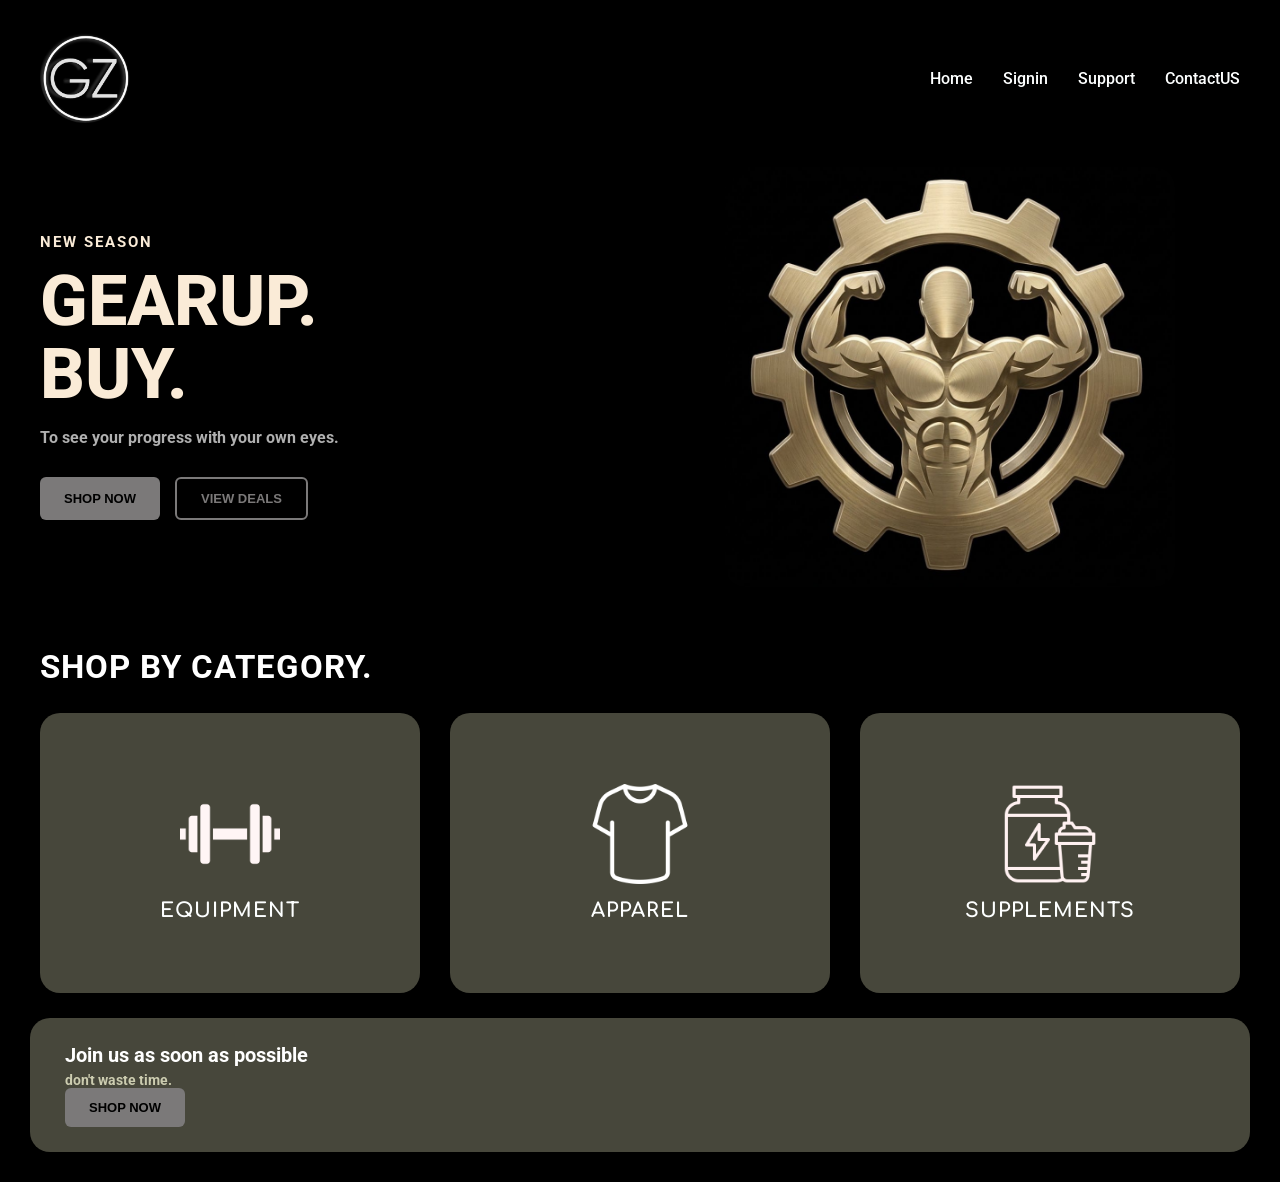
<file: index.html>
<!DOCTYPE html>
<html lang="en">
<head>
    <meta charset="UTF-8">
    <meta name="viewport" content="width=device-width, initial-scale=1.0">
    <title>GYM ZOON</title>
    <link rel="stylesheet" href="test.css">
    <link rel="preconnect" href="https://fonts.googleapis.com">
    <link rel="preconnect" href="https://fonts.gstatic.com" crossorigin>
    <link href="https://fonts.googleapis.com/css2?family=Comfortaa:wght@700&family=Roboto:wght@400;500;700;900&display=swap" rel="stylesheet">
</head>
<body>

    <!-- Header / Navbar -->
    <header class="navbar">
        <a href="index.html">
            <img id="logo" src="imges/WhatsApp Image 2026-10-14 at 19.54.22 oooooo.jpeg" alt="Logo">
        </a>
        <nav class="nav-links">
            <a href="index.html" class="hhy">Home</a>
            <a href="signin.html" class="hhy">Signin</a>
            <a href="conect.html" class="hhy">Support</a>
            <a href="conect.html" class="hhy1">ContactUS</a>
        </nav>
    </header>

    <!-- Hero Section -->
    <section class="hero-section">
        <div class="hero-content">
            <h6>NEW SEASON</h6>
            <div id="wwc">GEARUP.</div>
            <div id="ffg">BUY.</div>
            <h5>To see your progress with your own eyes.</h5>
            <div class="hero-btns">
                <button class="shop-btn" onclick="document.getElementById('ccf').scrollIntoView({ behavior: 'smooth' })">
                    SHOP NOW
                </button>
                <button class="deals-btn">VIEW DEALS</button>
            </div>
        </div>
        <div class="hero-image-box">
            <img src="imges/WhatsApp Image 2026-10-14 at 19.36.14 hhhhhhu.jpeg" alt="Gym Hero">
        </div>
    </section>

    <!-- Shop By Category Section -->
    <section class="categories-section" id="ccf">
        <h2>SHOP BY CATEGORY.</h2>
        <div class="cat-grid">
            <!-- Equipment Card -->
            <a href="index EQUIPMENT .html" class="cat-card" id="qq2">
                <img src="imges/dumbbell.png" id="nnu1" alt="Equipment">
                <p id="we3">EQUIPMENT</p>
            </a>

            <!-- Apparel Card -->
            <a href="wear.html" class="cat-card" id="qq1">
                <img src="imges/t-shirt.png" id="nnu2" alt="Apparel">
                <p id="we2">APPAREL</p>
            </a>

            <!-- Supplements Card -->
            <a href="index2.html" class="cat-card" id="qq0">
                <img src="imges/whey-protein.png" id="nnu3" alt="Supplements">
                <p id="we1">SUPPLEMENTS</p>
            </a>
        </div>
    </section>

    <!-- Join Us Section -->
    <section class="join-section" id="e4">
        <div class="join-box">
            <div class="join-text">
                <h4 class="tty">Join us as soon as possible</h4>
                <h4 class="tty1">don't waste time.</h4>
            </div>
            <button class="shop-btn2" onclick="document.getElementById('ccf').scrollIntoView({ behavior: 'smooth' })">
                SHOP NOW
            </button>
        </div>
    </section>

</body>
</html>
</file>
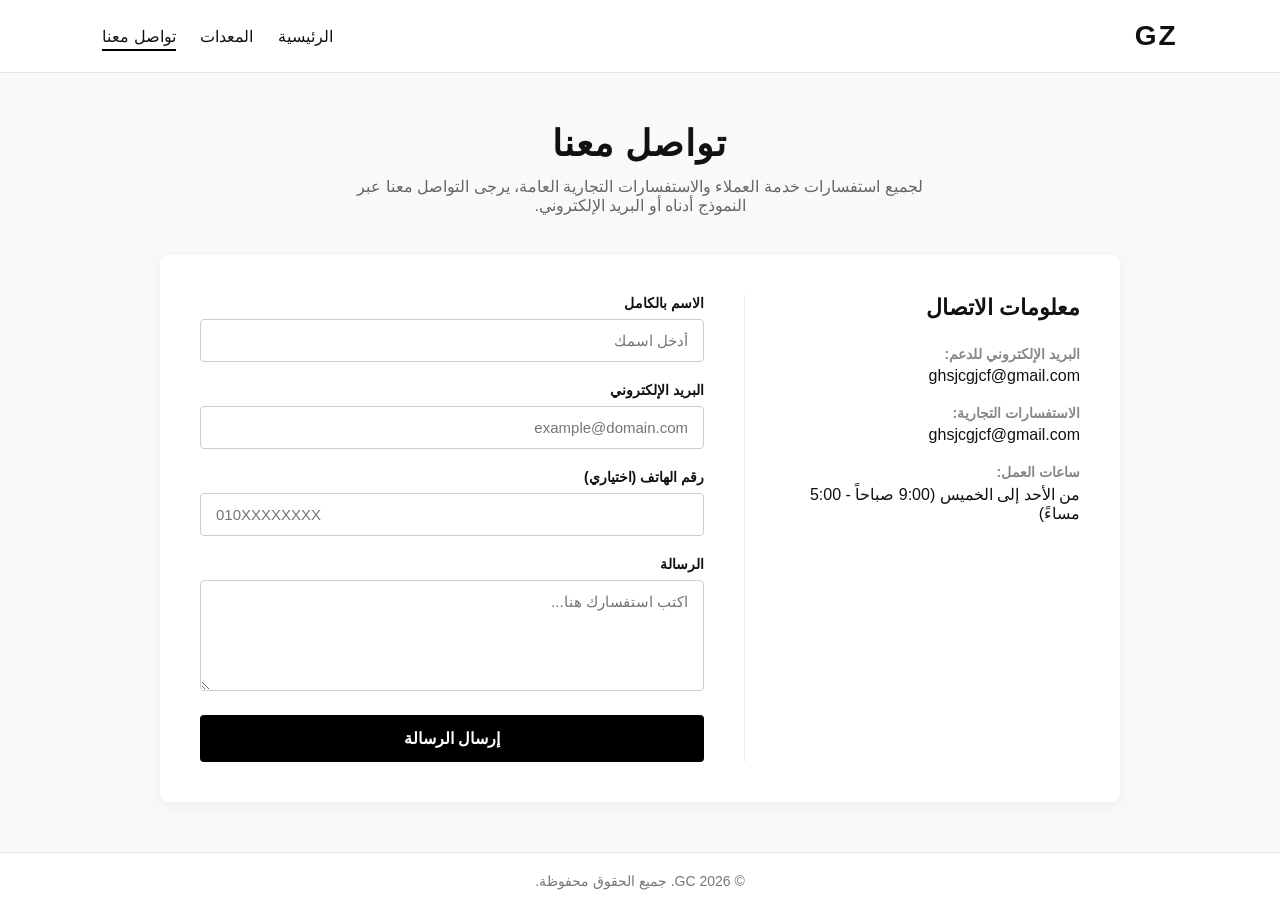
<file: conect.html>
<!DOCTYPE html>
<html lang="ar" dir="rtl">
<head>
  <meta charset="UTF-8">
  <meta name="viewport" content="width=device-width, initial-scale=1.0">
  <title>تواصل معنا - GZ</title>
  <link rel="stylesheet" href="conecy.css">
</head>
<body>

  <!-- الهيدر / الشريط العلوي -->
  <header class="navbar">
    <div class="logo">
      <a href="index.html">GZ</a>
    </div>
    <nav class="nav-links">
      <a href="index.html">الرئيسية</a>
      <a href="index EQUIPMENT .html">المعدات</a>
      <a href="contact.html" class="active">تواصل معنا</a>
    </nav>
  </header>

  <!-- الحاوية الرئيسية لصفحة الاتصال -->
  <main class="contact-container">
    
    <!-- قسم العنوان والوصف -->
    <section class="contact-header">
      <h1>تواصل معنا</h1>
      <p>لجميع استفسارات خدمة العملاء والاستفسارات التجارية العامة، يرجى التواصل معنا عبر النموذج أدناه أو البريد الإلكتروني.</p>
    </section>

    <div class="contact-content">
      
      <!-- معلومات التواصل -->
      <div class="contact-info">
        <h3>معلومات الاتصال</h3>
        
        <div class="info-item">
          <h4>البريد الإلكتروني للدعم:</h4>
          <p><a href="ghsjcgjcf@gmail.com">ghsjcgjcf@gmail.com</a></p>
        </div>

        <div class="info-item">
          <h4>الاستفسارات التجارية:</h4>
          <p><a href="ghsjcgjcf@gmail.com">ghsjcgjcf@gmail.com</a></p>
        </div>

        <div class="info-item">
          <h4>ساعات العمل:</h4>
          <p>من الأحد إلى الخميس (9:00 صباحاً - 5:00 مساءً)</p>
        </div>
      </div>

      <!-- نموذج إرسال الرسالة -->
      <form class="contact-form" action="#" method="POST">
        <div class="form-group">
          <label for="name">الاسم بالكامل</label>
          <input type="text" id="name" name="name" placeholder="أدخل اسمك" required>
        </div>

        <div class="form-group">
          <label for="email">البريد الإلكتروني</label>
          <input type="email" id="email" name="email" placeholder="example@domain.com" required>
        </div>

        <div class="form-group">
          <label for="phone">رقم الهاتف (اختياري)</label>
          <input type="tel" id="phone" name="phone" placeholder="010XXXXXXXX">
        </div>

        <div class="form-group">
          <label for="message">الرسالة</label>
          <textarea id="message" name="message" rows="5" placeholder="اكتب استفسارك هنا..." required></textarea>
        </div>

        <button type="submit" class="submit-btn">إرسال الرسالة</button>
      </form>

    </div>
  </main>

  <!-- الفوتر / أسفل الصفحة -->
  <footer>
    <p>&copy; 2026 GC. جميع الحقوق محفوظة.</p>
  </footer>

</body>
</html>
</file>
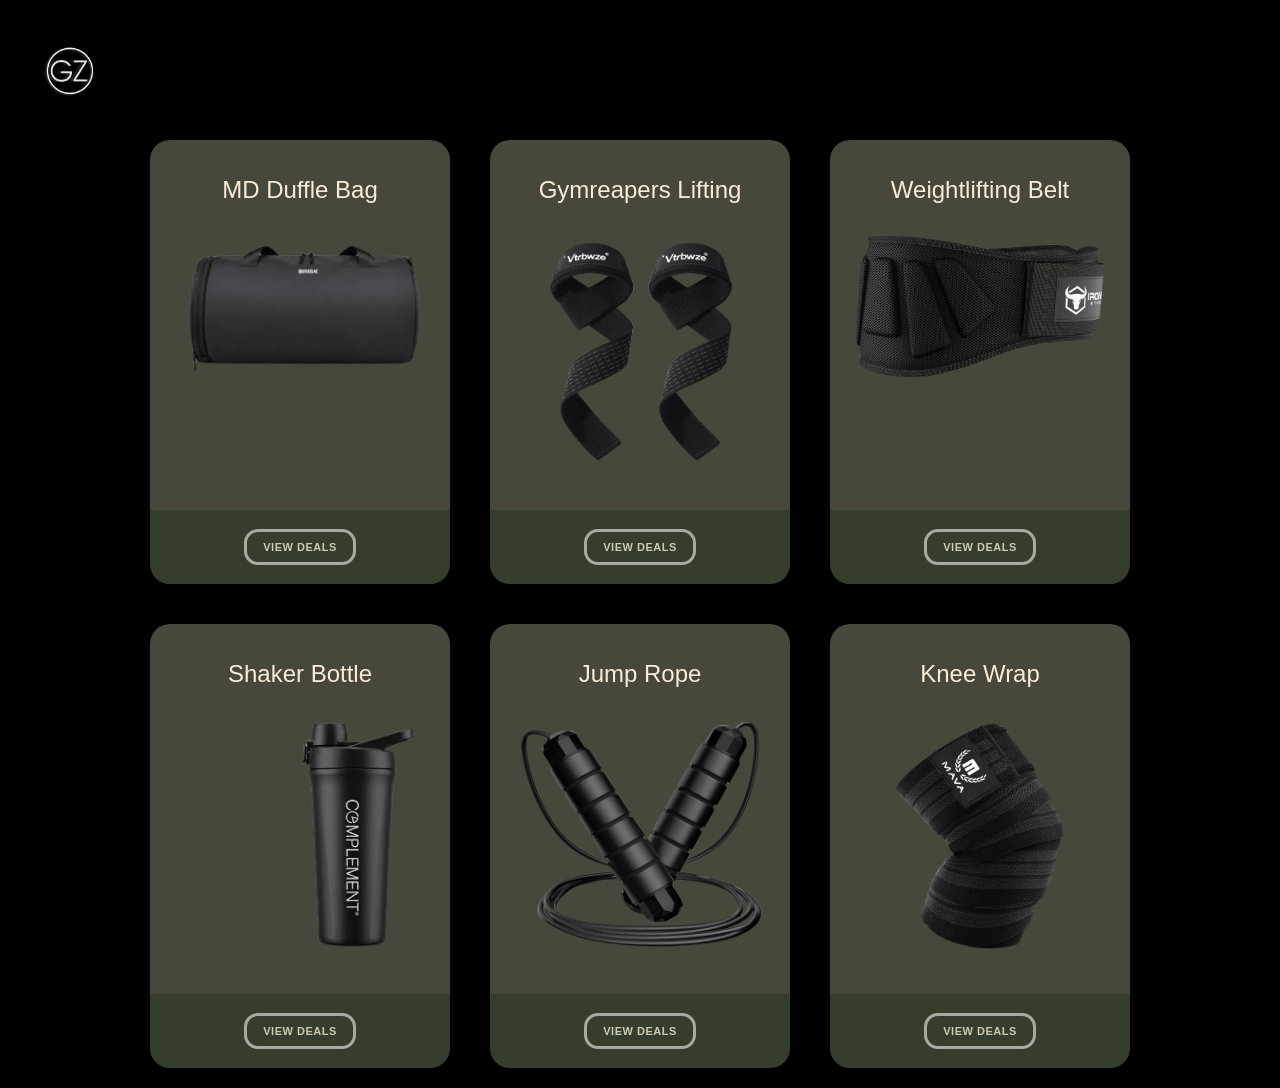
<file: index EQUIPMENT .html>
<!DOCTYPE html>
<html lang="en">
<head>
    <meta charset="UTF-8">
    <meta name="viewport" content="width=device-width, initial-scale=1.0">
    <title>EQUIPMENT.GZ</title>
    <link rel="stylesheet" href="EQUIPMENT.css">
</head>
<body>
    <a href="index.html">
        <img id="logo" src="imges/WhatsApp Image 2026-10-09 at 17.23.22 logl.jpeg" alt="Logo">
    </a>

    <div class="container">
        <!-- Item 1: MD Duffle Bag -->
        <div class="card">
            <div class="content-box">
                <p class="title">MD Duffle Bag</p>
                <img src="imges/Screenshot_2026-10-12_at_22-30-54_DFL002_-_Waterproof_Large_Gym_Duffel_Bag_for_Men___Women___Ideal_for_Sports_and_Travel_Amazon.eg_المستلزمات_الرياضية-removebg-preview.png" alt="MD Duffle Bag">
            </div>
            <div class="btn-box">
                <a href="https://www.amazon.eg/DFL002/dp/B0FS234RX2/ref=sr_1_5?crid=1TN4HPVY53XKL&dib=eyJ2IjoiMSJ9.[base64].bihBntkEvJ-B5SX_ZGI6lJmTHM2ccGwy9YtcoBTpPV4&dib_tag=se&keywords=bag%2Bgym&qid=1791831891&sprefix=bag%2Bgym%2Caps%2C347&sr=8-5&th=1" target="_blank" class="view-btn">VIEW DEALS</a>
            </div>
        </div>

        <!-- Item 2: Gymreapers Lifting Straps -->
        <div class="card">
            <div class="content-box">
                <p class="title">Gymreapers Lifting</p>
                <img src="imges/Screenshot_2026-10-14_at_18-48-35_احزمة_رفع_الاثقال_من_في_تي_ار_بي_دبليو_زد_اي__احزمة_معصم_طويلة_23.5_انش_لصالة_الالعاب_الرياضية_مع_قبضة_مانعة_للانزلاق_ووس.png" alt="Gymreapers Lifting Straps">
            </div>
            <div class="btn-box">
                <a href="https://www.amazon.eg/%D8%A7%D9%84%D8%A7%D8%AB%D9%82%D8%A7%D9%84-%D8%A7%D9%84%D8%A7%D9%84%D8%B9%D8%A7%D8%A8-%D8%A7%D9%84%D8%B1%D9%8A%D8%A7%D8%B6%D9%8A%D8%A9-%D9%84%D9%84%D8%A7%D9%86%D8%B2%D9%84%D8%A7%D9%82-%D9%86%D9%8A%D9%88%D8%A8%D8%B1%D9%8A%D9%86/dp/B0FPD1VS66/ref=sr_1_2?crid=1JN7JQZJ9I7G5&dib=eyJ2IjoiMSJ9.[base64].KJ2VdyfEGNGh19oxHGEg-pSKDcLhJih1qS1Ej5N6QRw&dib_tag=se&keywords=gymreapers+lifting+straps&qid=17919997573&sprefix=%2Caps%2C200&sr=8-2" target="_blank" class="view-btn">VIEW DEALS</a>
            </div>
        </div>

        <!-- Item 3: Weightlifting Belt -->
        <div class="card">
            <div class="content-box">
                <p class="title">Weightlifting Belt</p>
                <img src="imges/Screenshot_2026-10-14_at_20-28-ggggggggghhg07_Amazon.com_Iron_Bull_Strength_Weightlifting_Belt_for_Men_and_Women_-_6_Inch_Auto-Lock_Weight_Lifting_Back_Support_Workout_Back_Support_for_Lifting_Fitness_Cross_Train.png" alt="Weightlifting Belt">
            </div>
            <div class="btn-box">
                <a href="https://www.amazon.com/Iron-Bull-Strength-Weightlifting-Women/dp/B07RQFLM9Z/ref=sr_1_21?crid=2QLAANXXV7EHL&dib=eyJ2IjoiMSJ9.[base64].frW_LjBvf_hM62FJ84V-lNWGFBVFP9SSqvEPTnj2Y14&dib_tag=se&keywords=Fitness%2BWeight%2BLifting%2BBelt&qid=1791998396&sprefix=fitness%2Bweight%2Blifting%2Bbelt%2Caps%2C348&sr=8-21&th=1" target="_blank" class="view-btn">VIEW DEALS</a>
            </div>
        </div>

        <!-- Item 4: Shaker Bottle -->
        <div class="card">
            <div class="content-box">
                <p class="title">Shaker Bottle</p>
                <img src="imges/shekar.png" alt="Shaker Bottle">
            </div>
            <div class="btn-box">
                <a href="https://www.amazon.com/Complement-Stainless-Insulated-Shaker-Protein/dp/B0GXB95KB3/ref=sr_1_12_sspa?crid=18M17SWQX1F99&dib=eyJ2IjoiMSJ9.[base64].8YJmqN0AXEtFSXNZ8lOvK0y4cXKWla3qUkTwclC-_uM&dib_tag=se&keywords=Shaker&qid=1792056944&sprefix=shaker%2Caps%2C2186&sr=8-12-spons&sp_csd=d2lkZ2V0TmFtZT1zcF9tdGY&psc=1&smid=A2R1DORYMO1SPF" target="_blank" class="view-btn">VIEW DEALS</a>
            </div>
        </div>

        <!-- Item 5: Jump Rope -->
        <div class="card">
            <div class="content-box">
                <p class="title">Jump Rope</p>
                <img src="imges/Jump Rope.png" alt="Jump Rope">
            </div>
            <div class="btn-box">
                <a href="https://www.amazon.com/Tangle-Free-Jumping-Bearings-Adjustable-Handles/dp/B09DF9NWC7/ref=sr_1_29?crid=LENA0ZG207PJ&dib=eyJ2IjoiMSJ9.[base64].84cUIQ7Fa5in0ykXEJ2MSujv1X1u4aaTVIzhCa39E9E&dib_tag=se&keywords=gym%2Baccessories%2Bfor%2Bmen&qid=1792066373&sprefix=%2Caps%2C825&sr=8-29&th=1" target="_blank" class="view-btn">VIEW DEALS</a>
            </div>
        </div>

        <!-- Item 6: Knee Wrap -->
        <div class="card">
            <div class="content-box">
                <p class="title">Knee Wrap</p>
                <img src="imges/Knee Wrap.png" alt="Knee Wrap">
            </div>
            <div class="btn-box">
                <a href="https://www.amazon.com/Mava-Sports-Training-Weightlifting-Powerlifting/dp/B07PGPTWN4/ref=sr_1_127?crid=LENA0ZG207PJ&dib=eyJ2IjoiMSJ9.[base64].6OBLJDqva0qMZGb39dY2-u5-9TyG1Y2Bp21c5LVRXtM&dib_tag=se&keywords=gym%2Baccessories%2Bfor%2Bmen&qid=1792068366&sprefix=%2Caps%2C825&sr=8-127&xpid=6RjnP7yANKbcl&th=1" target="_blank" class="view-btn">VIEW DEALS</a>
            </div>
        </div>
    </div>
</body>
</html>
</file>
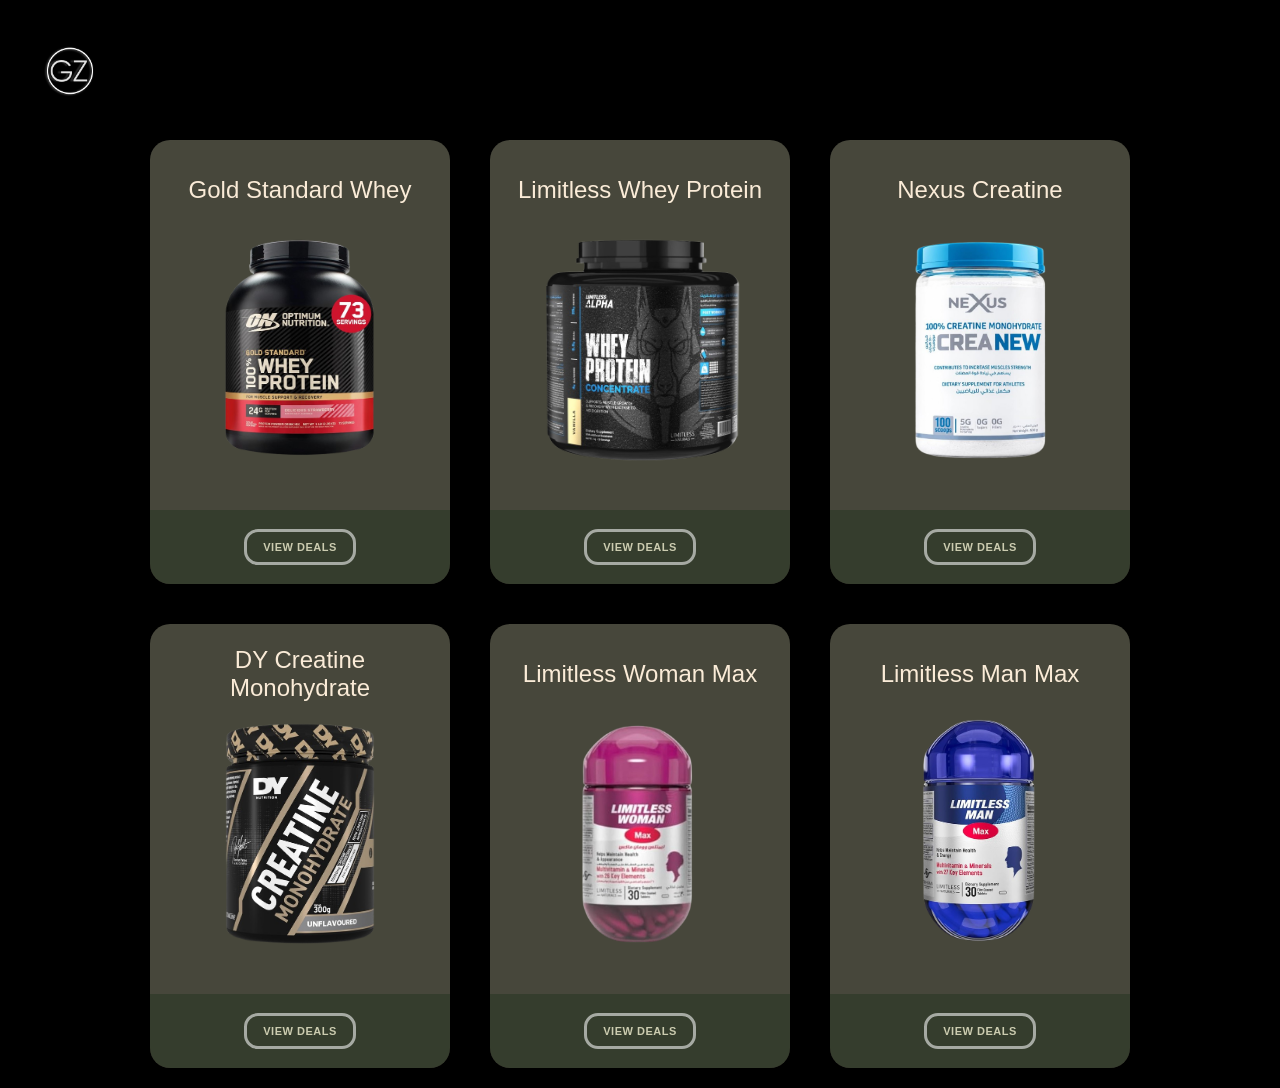
<file: index2.html>
<!DOCTYPE html>
<html lang="en">
<head>
    <meta charset="UTF-8">
    <meta name="viewport" content="width=device-width, initial-scale=1.0">
    <title>SUPPLEMENTS.GZ</title>
    <link rel="stylesheet" href="index2.css">
</head>
<body>
    <a href="index.html">
        <img id="logo" src="imges/WhatsApp Image 2026-10-09 at 17.23.22 logl.jpeg" alt="Logo">
    </a>

    <div class="container">
        <!-- Item 1: Gold Standard Whey -->
        <div class="card">
            <div class="content-box">
                <p class="title">Gold Standard Whey</p>
                <img src="imges/gold stander.png" alt="Gold Standard Whey">
            </div>
            <div class="btn-box">
                <a href="https://www.amazon.eg/%D8%B3%D8%AA%D8%A7%D9%86%D8%AF%D8%B1%D8%AF-%D8%A7%D9%84%D8%AD%D9%84%D9%8A%D8%A8-%D8%A7%D9%84%D9%81%D8%B1%D8%A7%D9%88%D9%84%D8%A9-%D8%A7%D9%88%D8%A8%D8%AA%D9%8A%D9%85%D9%88%D9%85-%D9%86%D9%88%D8%AA%D8%B1%D9%8A%D8%B4%D9%86/dp/B000QSRO1Y/ref=sr_1_1_sspa?crid=3EI1NZ1N5NHRD&dib=eyJ2IjoiMSJ9.[base64].SvdGdHG5uCXJwSqmKmLKrGlwisq4cRo9ct8LUOP88wc&dib_tag=se&keywords=whey+protein&qid=1792078833&sprefix=way%2Caps%2C163&sr=8-1-spons&aref=fbft9s20Tw&sp_csd=d2lkZ2V0TmFtZT1zcF9hdGY&psc=1" target="_blank" class="view-btn">VIEW DEALS</a>
            </div>
        </div>

        <!-- Item 2: Limitless Whey Protein -->
        <div class="card">
            <div class="content-box">
                <p class="title">Limitless Whey Protein</p>
                <img src="imges/weey protin.png" alt="Limitless Whey Protein">
            </div>
            <div class="btn-box">
                <a href="https://www.amazon.eg/%D9%85%D8%B3%D8%AD%D9%88%D9%82-%D8%A8%D8%B1%D9%88%D8%AA%D9%8A%D9%86-%D8%A7%D9%84%D9%85%D8%B1%D9%83%D8%B2-%D8%A8%D8%A7%D9%84%D9%81%D8%A7%D9%86%D9%8A%D9%84%D9%8A%D8%A7-%D9%84%D9%8A%D9%85%D9%8A%D8%AA%D9%84%D9%8A%D8%B3/dp/B0CH8RDFFM/ref=sr_1_4?crid=3EI1NZ1N5NHRD&dib=eyJ2IjoiMSJ9.[base64].SvdGdHG5uCXJwSqmKmLKrGlwisq4cRo9ct8LUOP88wc&dib_tag=se&keywords=whey+protein&qid=1792078922&sprefix=way%2Caps%2C163&sr=8-4" target="_blank" class="view-btn">VIEW DEALS</a>
            </div>
        </div>

        <!-- Item 3: Nexus Creatine -->
        <div class="card">
            <div class="content-box">
                <p class="title">Nexus Creatine</p>
                <img src="imges/ggggyyyy.png" alt="Nexus Creatine">
            </div>
            <div class="btn-box">
                <a href="https://www.amazon.eg/%D9%86%D9%8A%D9%83%D8%B3%D8%B3-%D9%83%D8%B1%D9%8A%D8%A7-%D9%83%D8%B1%D9%8A%D8%A7%D8%AA%D9%8A%D9%86-%D9%85%D9%88%D9%86%D9%88%D9%87%D9%8A%D8%AF%D8%B1%D8%A7%D8%AA-%D8%B3%D9%8A%D8%B1%D9%81/dp/B0HJ6WPSR4/ref=sr_1_1_sspa?crid=2WOCT9CQK2DAA&dib=eyJ2IjoiMSJ9.[base64].FgPgPd6DaNG-UQtDP0PTb1G_08ebKnwTaWaxYCsq4gU&dib_tag=se&keywords=%D9%83%D8%B1%D9%8A%D8%A7%D9%83%D9%8A%D9%86&qid=1792079043&sprefix=%D9%83%2Caps%2C198&sr=8-1-spons&aref=3XIjdlsHOX&sp_csd=d2lkZ2V0TmFtZT1zcF9hdGY&psc=1" target="_blank" class="view-btn">VIEW DEALS</a>
            </div>
        </div>

        <!-- Item 4: DY Creatine Monohydrate -->
        <div class="card">
            <div class="content-box">
                <p class="title">DY Creatine Monohydrate</p>
                <img src="imges/uuo.png" alt="DY Creatine Monohydrate">
            </div>
            <div class="btn-box">
                <a href="https://www.amazon.eg/%D9%85%D8%AD%D8%B3%D9%88%D9%82-%D9%83%D8%B1%D9%8A%D8%A7%D9%85%D9%8A%D9%86-%D9%85%D9%88%D9%86%D9%88%D9%87%D9%8A%D8%AF%D8%B1%D8%A7%D8%AA-%D8%AF%D9%8A-%D9%86%D9%8A%D9%88%D8%AA%D9%86%D9%8A%D8%B4%D9%86/dp/B09YQG4X3K/ref=sr_1_7?crid=2WOCT9CQK2DAA&dib=eyJ2IjoiMSJ9.[base64].FgPgPd6DaNG-UQtDP0PTb1G_08ebKnwTaWaxYCsq4gU&dib_tag=se&keywords=%D9%83%D8%B1%D9%8A%D8%A7%D9%85%D9%8A%D9%86&qid=1792079144&sprefix=%D9%83%2Caps%2C198&sr=8-7" target="_blank" class="view-btn">VIEW DEALS</a>
            </div>
        </div>

        <!-- Item 5: Limitless Woman Max -->
        <div class="card">
            <div class="content-box">
                <p class="title">Limitless Woman Max</p>
                <img src="imges/women.png" alt="Limitless Woman Max">
            </div>
            <div class="btn-box">
                <a href="https://www.amazon.eg/%D8%A7%D9%82%D8%B1%D8%A7%D8%B5-%D9%85%D8%A7%D9%83%D8%B3-%D9%84%D9%84%D9%86%D8%B3%D8%A7%D8%A1-%D9%85%D9%86-%D9%84%D9%8A%D9%85%D9%8A%D8%AA%D9%84%D9%8A%D8%B3/dp/B0CJQJXFVJ/ref=sr_1_9?crid=1JQC9QX01ERIB&dib=eyJ2IjoiMSJ9.[base64].7jemzGVXa6agALqcMmjn6t1uuLfFqiRimvV_ekliZkU&dib_tag=se&keywords=supplements&qid=1792079341&sprefix=supl%2Caps%2C181&sr=8-9" target="_blank" class="view-btn">VIEW DEALS</a>
            </div>
        </div>

        <!-- Item 6: Limitless Man Max -->
        <div class="card">
            <div class="content-box">
                <p class="title">Limitless Man Max</p>
                <img src="imges/men.png" alt="Limitless Man Max">
            </div>
            <div class="btn-box">
                <a href="https://www.amazon.eg/%D8%A7%D9%82%D8%B1%D8%A7%D8%B5-%D9%84%D9%8A%D9%85%D9%8A%D8%AA%D9%84%D9%8A%D8%B3-%D9%85%D8%A7%D9%83%D8%B3-%D9%84%D9%84%D8%B1%D8%AC%D8%A7%D9%84%D8%8C-%D8%A3%D9%85%D9%8A%D9%86%D9%8A%D9%88-%D9%83%D8%AD%D8%A8%D9%88%D8%A8/dp/B09L1CQ2WF/ref=sr_1_12?crid=1JQC9QX01ERIB&dib=eyJ2IjoiMSJ9.5Hnx8lFBMgz2nTi6sm4SYzqKNgTQP7ZK1dhwOP_CIMbsjwzIZ9atz88Dqtql8q4zkqnIdRPdc8TuBoYfDzLCWpirivV_ekliZkU..." target="_blank" class="view-btn">VIEW DEALS</a>
            </div>
        </div>
    </div>
</body>
</html>
</file>
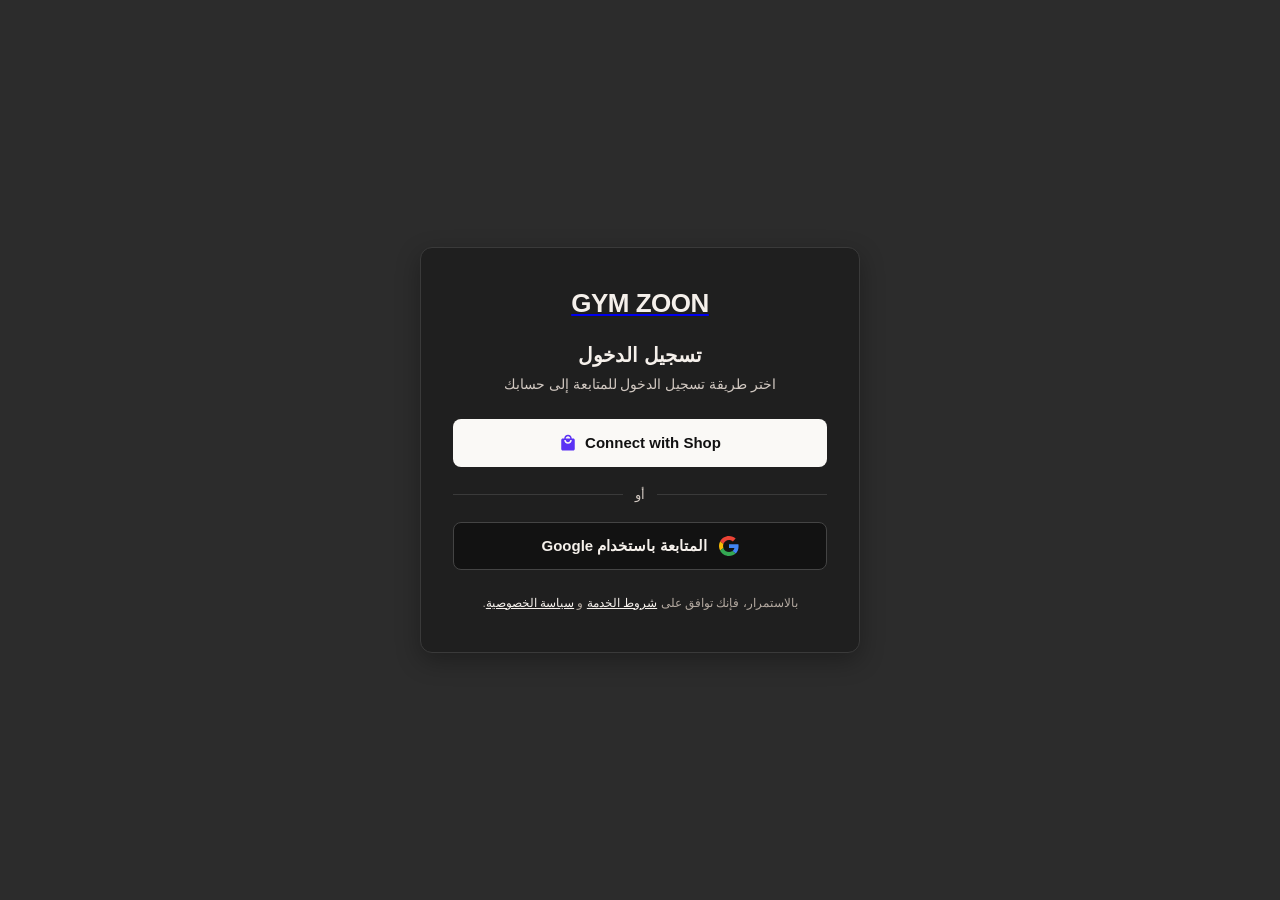
<file: signin.html>
<!DOCTYPE html>
<html lang="ar" dir="rtl">
<head>
    <meta charset="UTF-8">
    <meta name="viewport" content="width=device-width, initial-scale=1.0">
    <title>Signin  -  GYM ZOON</title>
    <link rel="stylesheet" href="signin.css">
</head>
<body>

    <main class="login-card">
        <!-- اسم المتجر / الشعار -->
            <header class="brand-header">
            <a href="index.html"> <h1 class="brand-title">GYM ZOON </h1></a>
        </header>

        <!-- عنوان الصفحة -->
        <section class="auth-content">
            <h2 class="auth-heading">تسجيل الدخول</h2>
            <p class="auth-subtext">اختر طريقة تسجيل الدخول للمتابعة إلى حسابك</p>
        </section>

        <!-- زر Connect with Shop -->
        <div class="shop-pay-wrapper">
            <button class="btn-shop-pay" type="button">
                <span>Connect with Shop</span>
                <svg class="shop-icon" xmlns="http://www.w3.org/2000/svg" viewBox="0 0 24 24" fill="currentColor" width="18" height="18">
                    <path d="M19 6h-2c0-2.76-2.24-5-5-5S7 3.24 7 6H5c-1.1 0-2 .9-2 2v12c0 1.1.9 2 2 2h14c1.1 0 2-.9 2-2V8c0-1.1-.9-2-2-2zm-7-3c1.66 0 3 1.34 3 3H9c0-1.66 1.34-3 3-3zm0 10c-2.76 0-5-2.24-5-5h2c0 1.66 1.34 3 3 3s3-1.34 3-3h2c0 2.76-2.24 5-5 5z"/>
                </svg>
            </button>
        </div>

        <div class="divider">
            <span>أو</span>
        </div>

        <!-- زر تسجيل الدخول باستخدام جوجل (مكان اللينك فاضي زي ما طلبت) -->
        <div class="google-login-wrapper">
            <a href="" class="btn-google-sign">
                <!-- أيقونة جوجل الرسمية -->
                <svg class="google-icon" xmlns="http://www.w3.org/2000/svg" viewBox="0 0 48 48" width="20" height="20">
                    <path fill="#EA4335" d="M24 9.5c3.54 0 6.7 1.22 9.19 3.6l6.85-6.85C35.9 2.38 30.47 0 24 0 14.62 0 6.51 5.38 2.56 13.22l7.98 6.19C12.43 13.72 17.74 9.5 24 9.5z"/>
                    <path fill="#4285F4" d="M46.98 24.55c0-1.57-.15-3.09-.38-4.55H24v9.02h12.94c-.58 2.96-2.26 5.48-4.78 7.18l7.73 6c4.51-4.18 7.09-10.36 7.09-17.65z"/>
                    <path fill="#FBBC05" d="M10.53 28.59c-.48-1.45-.76-2.99-.76-4.59s.27-3.14.76-4.59l-7.98-6.19C.92 16.46 0 20.12 0 24c0 3.88.92 7.54 2.56 10.78l7.97-6.19z"/>
                    <path fill="#34A853" d="M24 48c6.48 0 11.93-2.13 15.89-5.81l-7.73-6c-2.15 1.45-4.92 2.3-8.16 2.3-6.26 0-11.57-4.22-13.46-9.91l-7.98 6.19C6.51 42.62 14.62 48 24 48z"/>
                    <path fill="none" d="M0 0h48v48H0z"/>
                </svg>
                <span>المتابعة باستخدام Google</span>
            </a>
        </div>

        <!-- شروط الخدمة والسياسات -->
        <footer class="auth-footer">
            <p class="footer-text">
                بالاستمرار، فإنك توافق على <a href="#" class="footer-link">شروط الخدمة</a> و <a href="#" class="footer-link">سياسة الخصوصية</a>.
            </p>
        </footer>
    </main>

</body>
</html>
</file>
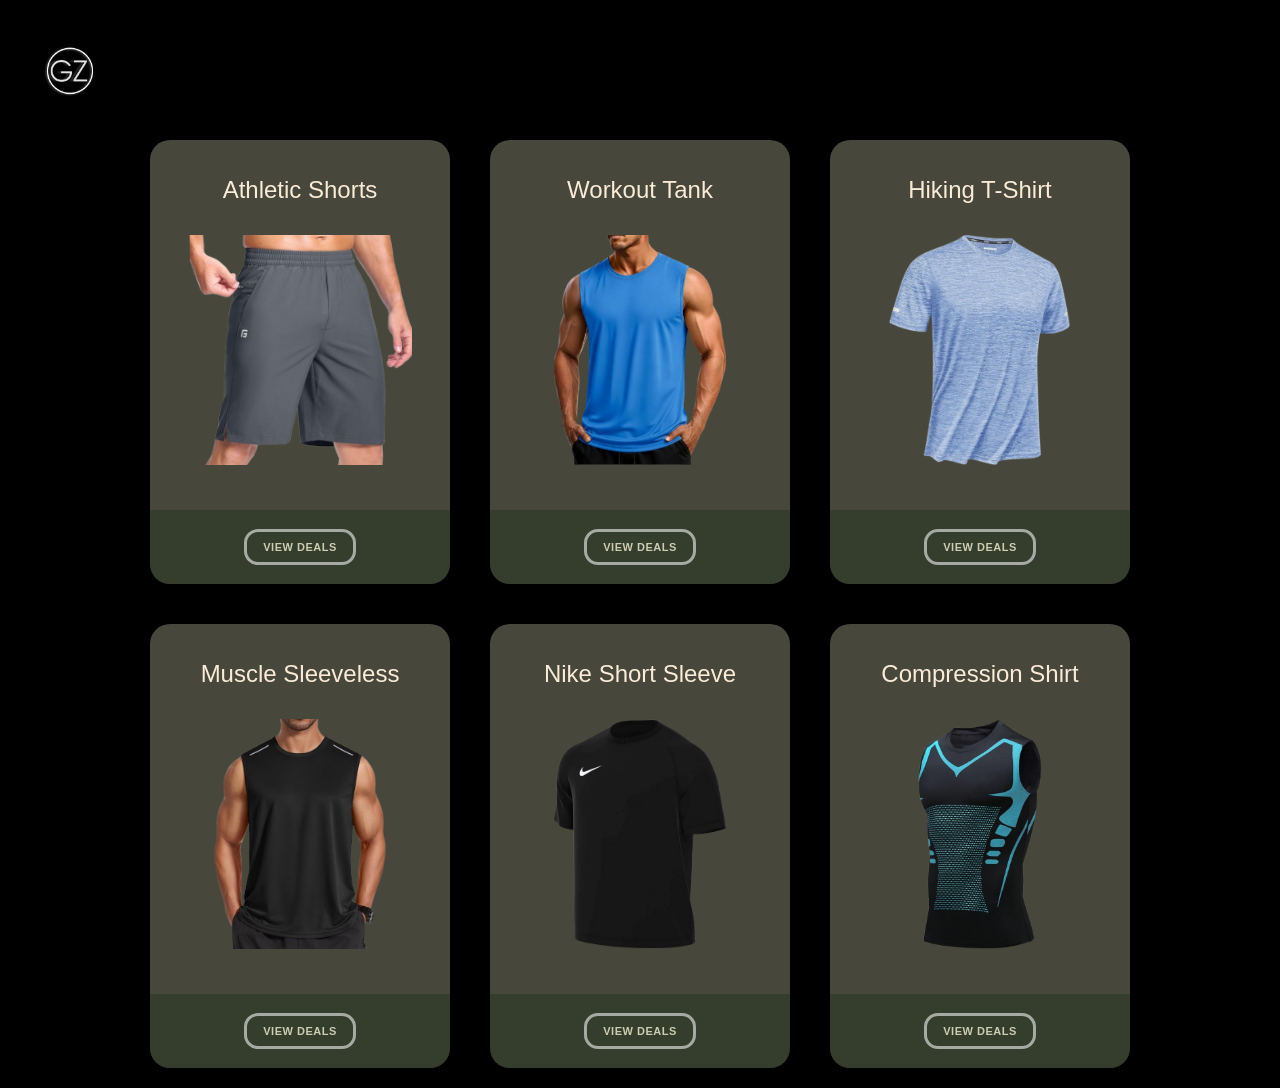
<file: wear.html>
<!DOCTYPE html>
<html lang="en">
<head>
    <meta charset="UTF-8">
    <meta name="viewport" content="width=device-width, initial-scale=1.0">
    <title>APPAREL.GZ</title>
    <link rel="stylesheet" href="waer.css">
</head>
<body>
    <a href="index.html">
        <img id="logo" src="imges/WhatsApp Image 2026-10-09 at 17.23.22 logl.jpeg">
    </a>

    <div class="container">
        <!-- Item 1: Athletic Shorts -->
        <div class="card">
            <div class="content-box">
                <p class="title">Athletic Shorts</p>
                <img src="imges/ddde.png" alt="Athletic Shorts">
            </div>
            <div class="btn-box">
                <a href="https://www.amazon.com/GGJ-Lightweight-Athletic-Pockets-Basketball/dp/B0F4Y48JBY/ref=sr_1_11_sspa?crid=159UP0Z6P7M75&th=1&psc=1" target="_blank" class="view-btn">VIEW DEALS</a>
            </div>
        </div>

        <!-- Item 2: Workout Tank -->
        <div class="card">
            <div class="content-box">
                <p class="title">Workout Tank</p>
                <img src="imges/fjbe.png">
            </div>
            <div class="btn-box">
                <a href="https://www.amazon.com/MAGCOMSEN-Muscle-Workout-Athletic-Sleeveless/dp/B0C65J13CN/ref=sr_1_12_sspa?th=1&psc=1" target="_blank" class="view-btn">VIEW DEALS</a>
            </div>
        </div>

        <!-- Item 3: Hiking T-Shirt -->
        <div class="card">
            <div class="content-box">
                <p class="title">Hiking T-Shirt</p>
                <img src="imges/;fjxvo.png" alt="Hiking T-Shirt">
            </div>
            <div class="btn-box">
                <a href="https://www.amazon.com/TACVASEN-Hiking-T-Shirts-Workout-Breathable/dp/B09XHN9VXC/ref=sxin_15_pa_sp_search_thematic_sspa?th=1&psc=1" target="_blank" class="view-btn">VIEW DEALS</a>
            </div>
        </div>

        <!-- Item 4: Muscle Sleeveless -->
        <div class="card">
            <div class="content-box">
                <p class="title">Muscle Sleeveless</p>
                <img src="imges/ggggt.png">
            </div>
            <div class="btn-box">
                <a href="https://www.amazon.com/COOFANDY-Sleeveless-Moisture-Wicking-Workout/dp/B0G7XQ1RKH/ref=sr_1_35?th=1&psc=1" target="_blank" class="view-btn">VIEW DEALS</a>
            </div>
        </div>

        <!-- Item 5: Nike Short Sleeve -->
        <div class="card">
            <div class="content-box">
                <p class="title">Nike Short Sleeve</p>
                <img src="imges/dthhrh.png" alt="Nike Short Sleeve">
            </div>
            <div class="btn-box">
                <a href="https://www.amazon.com/Nike-Short-Sleeve-Shirt-Black/dp/B08WT2YR61/ref=sr_1_41?th=1&psc=1" target="_blank" class="view-btn">VIEW DEALS</a>
            </div>
        </div>

        <!-- Item 6: Compression Shirt -->
        <div class="card">
            <div class="content-box">
                <p class="title">Compression Shirt</p>
                <img src="imges/uuuu666[.png" alt="Compression Shirt">
            </div>
            <div class="btn-box">
                <a href="https://www.amazon.com/XINGCOOL-Compression-Slimming-Crewneck-Undershirts/dp/B0DJ3NHTT1/ref=sr_1_39?th=1&psc=1" target="_blank" class="view-btn">VIEW DEALS</a>
            </div>
        </div>
    </div>
</body>
</html>
</file>
<file: test.css>
body {
    margin: 0;
    background: #000000;
    font-family: 'Roboto', sans-serif;
    color: antiquewhite;
    padding: 30px;
    box-sizing: border-box;
}

/* Navbar */
.navbar {
    display: flex;
    justify-content: space-between;
    align-items: center;
    max-width: 1200px;
    margin: 0 auto 40px auto;
}

#logo {
    width: 90px;
    height: auto;
    border-radius: 50%;
    object-fit: cover;
}

.nav-links {
    display: flex;
    gap: 30px;
}

.hhy, .hhy1 {
    text-decoration: none;
    color: rgb(253, 255, 255);
    font-size: 16px;
    font-weight: 500;
    transition: 0.2s;
}

.hhy:hover, .hhy1:hover {
    color: #ccccb0;
}

/* Hero Section */
.hero-section {
    display: flex;
    justify-content: space-between;
    align-items: center;
    max-width: 1200px;
    margin: 0 auto 60px auto;
    gap: 40px;
    flex-wrap: wrap;
}

.hero-content {
    flex: 1;
    min-width: 300px;
}

h6 {
    color: antiquewhite;
    font-size: 15px;
    letter-spacing: 2px;
    margin: 0 0 15px 0;
}

#wwc {
    color: antiquewhite;
    font-size: 70px;
    font-weight: 800;
    line-height: 1;
    margin: 0;
}

#ffg {
    color: antiquewhite;
    font-size: 70px;
    font-weight: 800;
    line-height: 1.1;
    margin: 0 0 15px 0;
}

h5 {
    color: antiquewhite;
    font-size: 16px;
    margin: 0 0 30px 0;
    color: #b0b0b0;
}

.hero-btns {
    display: flex;
    gap: 15px;
}

.shop-btn {
    background-color: #7b7979;
    color: #000000;
    font-size: 13px;
    font-weight: 700;
    padding: 12px 24px;
    border: none;
    border-radius: 6px;
    cursor: pointer;
    transition: 0.2s;
}

.shop-btn:hover {
    background-color: #ffffff;
}

.deals-btn {
    background-color: transparent;
    color: #7b7979;
    font-size: 13px;
    font-weight: 700;
    padding: 12px 24px;
    border: 2px solid #7b7979;
    border-radius: 6px;
    cursor: pointer;
    transition: 0.2s;
}

.deals-btn:hover {
    border-color: #ffffff;
    color: #ffffff;
}

.hero-image-box {
    flex: 1;
    min-width: 300px;
    display: flex;
    justify-content: center;
}

.hero-image-box img {
    width: 100%;
    max-width: 450px;
    height: 420px;
    object-fit: cover;
    border-radius: 20px;
}

/* Categories Section */
.categories-section {
    max-width: 1200px;
    margin: 0 auto 50px auto;
}

#ccf {
    color: #ffffff;
    font-size: 22px;
    font-weight: 900;
    text-transform: uppercase;
    letter-spacing: 1px;
    margin-bottom: 25px;
}

.cat-grid {
    display: grid;
    grid-template-columns: repeat(3, 1fr);
    gap: 30px;
}

.cat-card {
    background-color: #656554b5;
    border-radius: 20px;
    height: 280px;
    display: flex;
    flex-direction: column;
    align-items: center;
    justify-content: center;
    text-decoration: none;
    transition: transform 0.2s;
    padding: 20px;
    box-sizing: border-box;
}

.cat-card:hover {
    transform: translateY(-5px);
}

.cat-card img {
    width: 100px;
    height: 100px;
    object-fit: contain;
    margin-bottom: 15px;
}

#we1, #we2, #we3 {
    text-decoration: none;
    color: rgb(253, 255, 255);
    font-family: "Comfortaa", sans-serif;
    font-size: 20px;
    font-weight: 700;
    margin: 0;
}

/* Join Section */
.join-section {
    max-width: 1200px;
    margin: 0 auto;
}

#e4 {
    background-color: #656554b5;
    border-radius: 20px;
    padding: 25px 35px;
    height: auto;
    width: auto;
    display: flex;
    justify-content: space-between;
    align-items: center;
    flex-wrap: wrap;
    gap: 20px;
}

.tty {
    color: #ffffff;
    font-size: 20px;
    margin: 0 0 5px 0;
}

.tty1 {
    color: #ccccb0;
    font-size: 14px;
    margin: 0;
}

.shop-btn2 {
    background-color: #7b7979;
    color: #000000;
    font-size: 13px;
    font-weight: 700;
    padding: 12px 24px;
    border: none;
    border-radius: 6px;
    cursor: pointer;
    transition: 0.2s;
}

.shop-btn2:hover {
    background-color: #ffffff;
}

/* Responsive */
@media (max-width: 900px) {
    .cat-grid {
        grid-template-columns: 1fr;
    }
    .hero-section {
        flex-direction: column;
    }
}
</file>
<file: conecy.css>
/* إعادة ضبط التنسيقات الافتراضية */
* {
  box-sizing: border-box;
  margin: 0;
  padding: 0;
  font-family: 'Segoe UI', Tahoma, Geneva, Verdana, sans-serif;
}

body {
  background-color: #f9f9f9;
  color: #111111;
  direction: rtl;
}

/* إزالة الخطوط والروابط */
a {
  text-decoration: none !important;
  color: inherit !important;
}

/* الهيدر */
.navbar {
  display: flex;
  justify-content: space-between;
  align-items: center;
  padding: 20px 8%;
  background-color: #ffffff;
  border-bottom: 1px solid #e5e5e5;
}

.navbar .logo a {
  font-size: 28px;
  font-weight: 800;
  letter-spacing: 2px;
}

.nav-links a {
  margin-right: 20px;
  font-weight: 500;
}

.nav-links a.active {
  border-bottom: 2px solid #000;
  padding-bottom: 4px;
}

/* حاوية صفحة الاتصال */
.contact-container {
  max-width: 1000px;
  margin: 50px auto;
  padding: 0 20px;
}

.contact-header {
  text-align: center;
  margin-bottom: 40px;
}

.contact-header h1 {
  font-size: 36px;
  margin-bottom: 12px;
  text-transform: uppercase;
  letter-spacing: 1px;
}

.contact-header p {
  color: #666666;
  font-size: 16px;
  max-width: 600px;
  margin: 0 auto;
}

/* الهيكل الداخلي */
.contact-content {
  display: grid;
  grid-template-columns: 1fr 1.5fr;
  gap: 40px;
  background-color: #ffffff;
  padding: 40px;
  border-radius: 8px;
  box-shadow: 0 4px 15px rgba(0, 0, 0, 0.05);
}

.contact-info {
  border-left: 1px solid #eeeeee;
  padding-left: 30px;
}

.contact-info h3 {
  font-size: 22px;
  margin-bottom: 25px;
}

.info-item {
  margin-bottom: 20px;
}

.info-item h4 {
  font-size: 14px;
  color: #888888;
  margin-bottom: 5px;
}

.info-item p, .info-item a {
  font-size: 16px;
  font-weight: 500;
}

/* النموذج */
.contact-form .form-group {
  margin-bottom: 20px;
}

.contact-form label {
  display: block;
  margin-bottom: 8px;
  font-size: 14px;
  font-weight: 600;
}

.contact-form input,
.contact-form textarea {
  width: 100%;
  padding: 12px 15px;
  border: 1px solid #cccccc;
  border-radius: 4px;
  font-size: 15px;
  outline: none;
  transition: border-color 0.3s ease;
}

.contact-form input:focus,
.contact-form textarea:focus {
  border-color: #000000;
}

.submit-btn {
  width: 100%;
  padding: 14px;
  background-color: #000000;
  color: #ffffff;
  border: none;
  border-radius: 4px;
  font-size: 16px;
  font-weight: bold;
  cursor: pointer;
  transition: background-color 0.3s ease;
}

.submit-btn:hover {
  background-color: #333333;
}

/* التجاوب مع الشاشات الصغيرة (الموبايل) */
@media (max-width: 768px) {
  .contact-content {
    grid-template-columns: 1fr;
  }

  .contact-info {
    border-left: none;
    border-bottom: 1px solid #eeeeee;
    padding-left: 0;
    padding-bottom: 25px;
  }
}

/* الفوتر */
footer {
  text-align: center;
  padding: 20px;
  margin-top: 50px;
  background-color: #ffffff;
  border-top: 1px solid #e5e5e5;
  color: #777777;
  font-size: 14px;
}
</file>
<file: EQUIPMENT.css>
body {
  margin: 0;
  background: #000000;
  font-family: 'Roboto', sans-serif;
  padding: 20px;
}

#logo {
  display: block;
  width: 100px;
  height: auto;
  margin-bottom: 20px;
}

.container {
  display: grid;
  grid-template-columns: repeat(3, 300px);
  gap: 40px;
  justify-content: center;
  max-width: 1050px;
  margin: 0 auto;
}

.card {
  width: 300px;
  background: #656554b5;
  border-radius: 20px;
  overflow: hidden;
  display: flex;
  flex-direction: column;
}

.content-box {
  height: 370px;
  padding: 20px 25px;
  box-sizing: border-box;
  display: flex;
  flex-direction: column;
  align-items: center;
}

.title {
  font-family: "Comfortaa", sans-serif;
  font-size: 24px;
  color: antiquewhite;
  margin: 0 0 15px 0;
  text-align: center;
  height: 60px;
  display: flex;
  align-items: center;
  justify-content: center;
}

.content-box img {
  max-width: 100%;
  max-height: 230px;
  object-fit: contain;
}

.btn-box {
  background: #03210542;
  height: 74px;
  border-radius: 0px 0px 20px 20px;
  display: flex;
  align-items: center;
  justify-content: center;
}

.view-btn {
  background-color: transparent;
  color: #ccccb0;
  font-family: 'Roboto', sans-serif;
  font-size: 11px;
  font-weight: 700;
  padding: 9px 16px;
  border: 3px solid #ffffff8f;
  border-radius: 14px;
  cursor: pointer;
  letter-spacing: 0.5px;
  text-decoration: none;
  transition: 0.2s;
}

.view-btn:hover {
  background-color: #ffffff15;
  color: #ffffff;
}
</file>
<file: index2.css>
body {
  margin: 0;
  background: #000000;
  font-family: 'Roboto', sans-serif;
  padding: 20px;
}

#logo {
  display: block;
  width: 100px;
  height: auto;
  margin-bottom: 20px;
}

.container {
  display: grid;
  grid-template-columns: repeat(3, 300px);
  gap: 40px;
  justify-content: center;
  max-width: 1050px;
  margin: 0 auto;
}

.card {
  width: 300px;
  background: #656554b5;
  border-radius: 20px;
  overflow: hidden;
  display: flex;
  flex-direction: column;
}

.content-box {
  height: 370px;
  padding: 20px 25px;
  box-sizing: border-box;
  display: flex;
  flex-direction: column;
  align-items: center;
}

.title {
  font-family: "Comfortaa", sans-serif;
  font-size: 24px;
  color: antiquewhite;
  margin: 0 0 15px 0;
  text-align: center;
  height: 60px;
  display: flex;
  align-items: center;
  justify-content: center;
}

.content-box img {
  max-width: 100%;
  max-height: 230px;
  object-fit: contain;
}

.btn-box {
  background: #03210542;
  height: 74px;
  border-radius: 0px 0px 20px 20px;
  display: flex;
  align-items: center;
  justify-content: center;
}

.view-btn {
  background-color: transparent;
  color: #ccccb0;
  font-family: 'Roboto', sans-serif;
  font-size: 11px;
  font-weight: 700;
  padding: 9px 16px;
  border: 3px solid #ffffff8f;
  border-radius: 14px;
  cursor: pointer;
  letter-spacing: 0.5px;
  text-decoration: none;
  transition: 0.2s;
}

.view-btn:hover {
  background-color: #ffffff15;
  color: #ffffff;
}
</file>
<file: signin.css>
/* إعادة ضبط المكونات العامة */
* {
    box-sizing: border-box;
    margin: 0;
    padding: 0;
    font-family: -apple-system, BlinkMacSystemFont, "Segoe UI", Roboto, Helvetica, Arial, sans-serif;
}

/* خلفية الصفحة: رصاصي غامق سنة صغيرة */
body {
    background-color: #2c2c2c;
    color: #f5f0eb; /* لون أبيض مايل للبني شوية صغيرين خالص */
    display: flex;
    justify-content: center;
    align-items: center;
    min-height: 100vh;
    padding: 20px;
}

/* كارت الحاوية الرئيسي */
.login-card {
    background-color: #1f1f1f;
    border: 1px solid #3a3a3a;
    border-radius: 12px;
    width: 100%;
    max-width: 440px;
    padding: 40px 32px;
    box-shadow: 0 8px 24px rgba(0, 0, 0, 0.3);
}

/* الشعار / اسم المتجر */
.brand-header {
    text-align: center;
    margin-bottom: 24px;
    text-decoration-line: none;
}

.brand-title {
    font-size: 26px;
    font-weight: 700;
    letter-spacing: -0.5px;
    color: #f5f0eb; /* لون أبيض مائل للبني */
}

/* النصوص التوضيحية */
.auth-content {
    text-align: center;
    margin-bottom: 24px;
}

.auth-heading {
    font-size: 20px;
    font-weight: 600;
    margin-bottom: 8px;
    color: #f5f0eb;
}

.auth-subtext {
    font-size: 14px;
    color: #d1c8c1; /* أبيض مائل للبني بلون أخف قليلاً للنصوص الفرعية */
    line-height: 1.4;
}

/* زر Connect with Shop */
.shop-pay-wrapper {
    margin-bottom: 20px;
}

.btn-shop-pay {
    width: 100%;
    height: 48px;
    background-color: #faf9f6; /* لون أوف وايت */
    color: #111111; /* لون النص داخل الزر داكن ليكون واضحاً */
    border: none;
    border-radius: 8px;
    font-size: 15px;
    font-weight: 600;
    cursor: pointer;
    display: flex;
    justify-content: center;
    align-items: center;
    gap: 8px;
    transition: background-color 0.2s ease, opacity 0.2s ease;
}

.btn-shop-pay:hover {
    background-color: #f0eee9;
    opacity: 0.95;
}

.shop-icon {
    fill: #5a31f4; /* لون براند شوبيفاي الشهير للأيقونة */
}

/* الفاصل */
.divider {
    display: flex;
    align-items: center;
    text-align: center;
    margin: 20px 0;
}

.divider::before,
.divider::after {
    content: '';
    flex: 1;
    border-bottom: 1px solid #3a3a3a;
}

.divider span {
    padding: 0 12px;
    font-size: 13px;
    color: #d1c8c1;
}

/* زر تسجيل الدخول باستخدام جوجل */
.google-login-wrapper {
    margin-bottom: 8px;
}

.btn-google-sign {
    width: 100%;
    height: 48px;
    background-color: #121212;
    color: #f5f0eb;
    border: 1px solid #444444;
    border-radius: 8px;
    font-size: 15px;
    font-weight: 600;
    text-decoration: none;
    cursor: pointer;
    display: flex;
    justify-content: center;
    align-items: center;
    gap: 12px;
    transition: background-color 0.2s ease, border-color 0.2s ease;
}

.btn-google-sign:hover {
    background-color: #1a1a1a;
    border-color: #f5f0eb;
}

.google-icon {
    width: 20px;
    height: 20px;
}

/* التذييل / الشروط */
.auth-footer {
    margin-top: 24px;
    text-align: center;
}

.footer-text {
    font-size: 12px;
    color: #b3a9a0;
    line-height: 1.5;
}

.footer-link {
    color: #f5f0eb;
    text-decoration: underline;
}

.footer-link:hover {
    color: #ffffff;
}
</file>
<file: waer.css>
body {
  margin: 0;
  background: #000000;
  font-family: 'Roboto', sans-serif;
  padding: 20px;
}

#logo {
  display: block;
  width: 100px;
  height: auto;
  margin-bottom: 20px;
}

/* استخدام Grid لترتيب المنتجات بشكل منظم ومثالي دون الحاجة لـ transform و relative العشوائية */
.container {
  display: grid;
  grid-template-columns: repeat(3, 300px);
  gap: 40px;
  justify-content: center;
  max-width: 1050px;
  margin: 0 auto;
}

.card {
  width: 300px;
  background: #656554b5;
  border-radius: 20px;
  overflow: hidden;
  display: flex;
  flex-direction: column;
}

.content-box {
  height: 370px;
  padding: 20px 25px;
  box-sizing: border-box;
  display: flex;
  flex-direction: column;
  align-items: center;
}

.title {
  font-family: "Comfortaa", sans-serif;
  font-size: 24px;
  color: antiquewhite;
  margin: 0 0 15px 0;
  text-align: center;
  height: 60px;
  display: flex;
  align-items: center;
  justify-content: center;
}

.content-box img {
  max-width: 100%;
  max-height: 230px;
  object-fit: contain;
}

.btn-box {
  background: #03210542;
  height: 74px;
  border-radius: 0px 0px 20px 20px;
  display: flex;
  align-items: center;
  justify-content: center;
}

.view-btn {
  background-color: transparent;
  color: #ccccb0;
  font-family: 'Roboto', sans-serif;
  font-size: 11px;
  font-weight: 700;
  padding: 9px 16px;
  border: 3px solid #ffffff8f;
  border-radius: 14px;
  cursor: pointer;
  letter-spacing: 0.5px;
  text-decoration: none;
  transition: 0.2s;
}

.view-btn:hover {
  background-color: #ffffff15;
  color: #ffffff;
}
</file>
